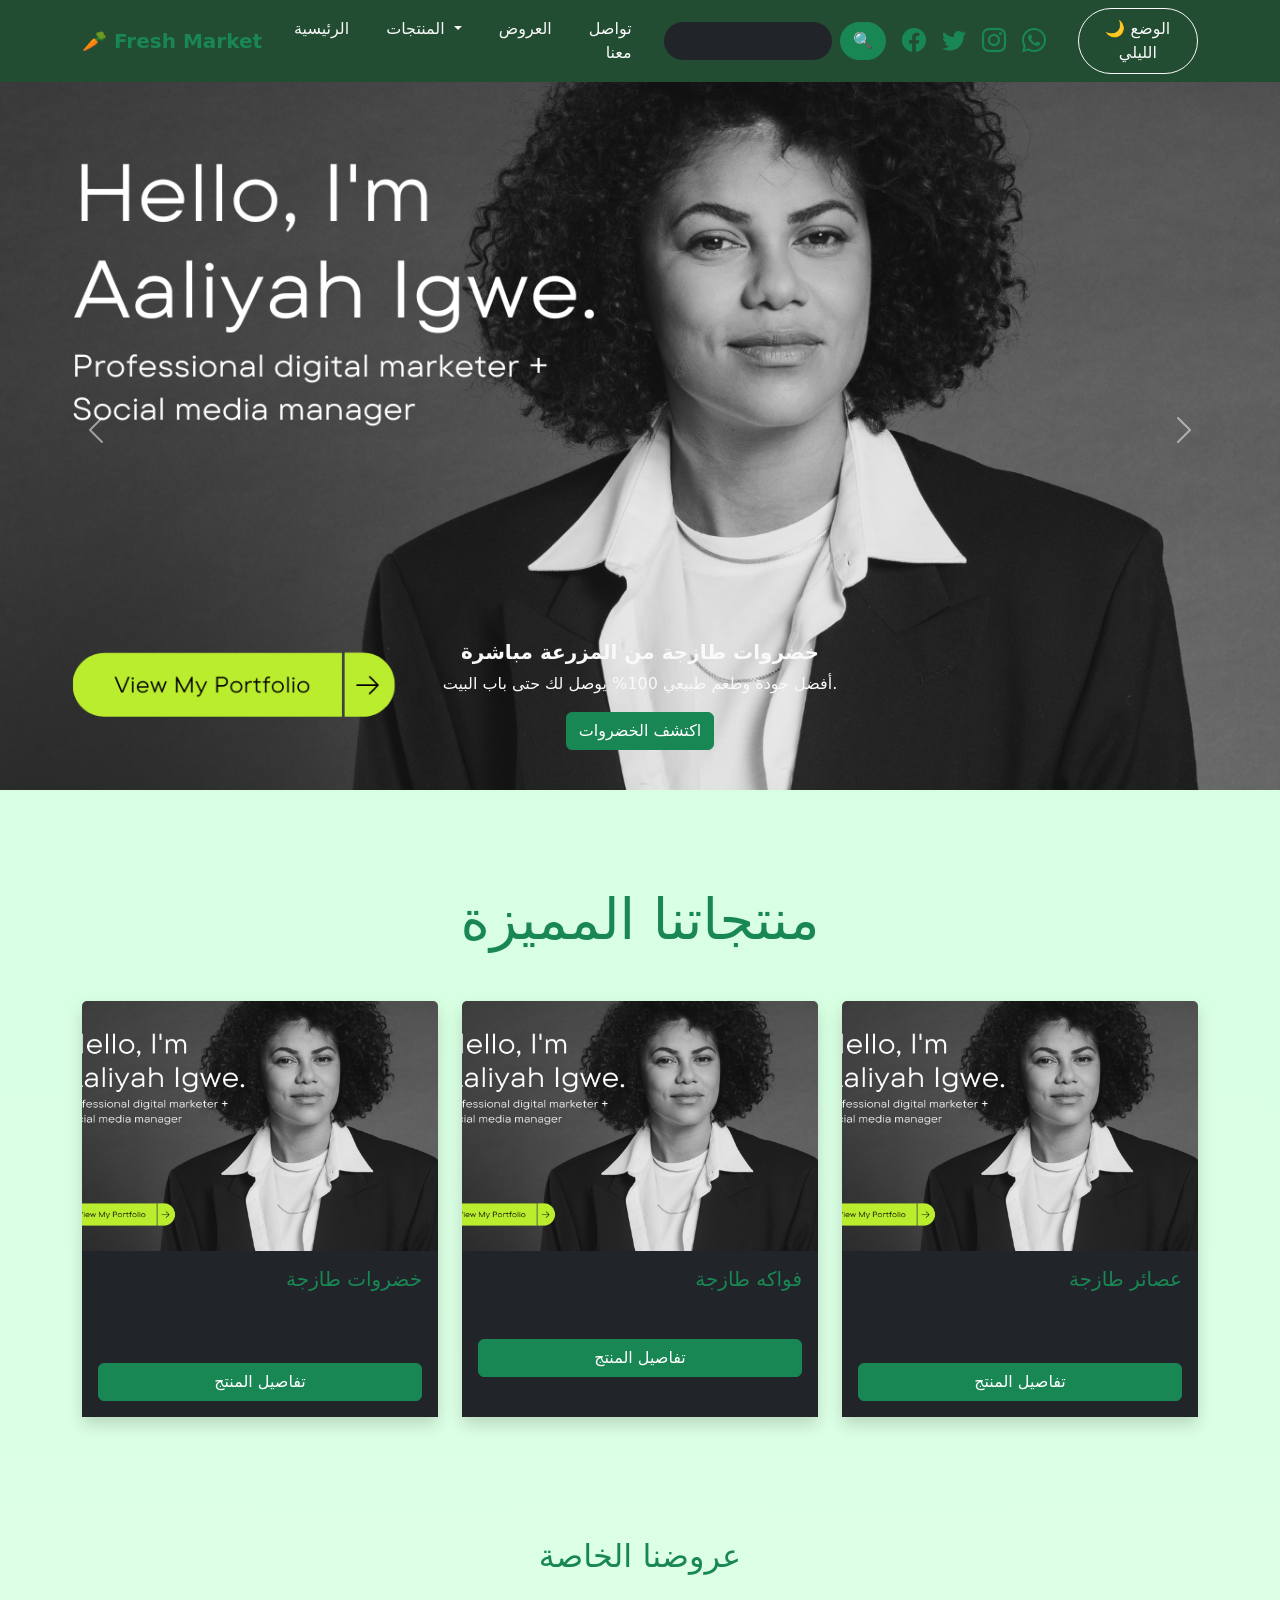
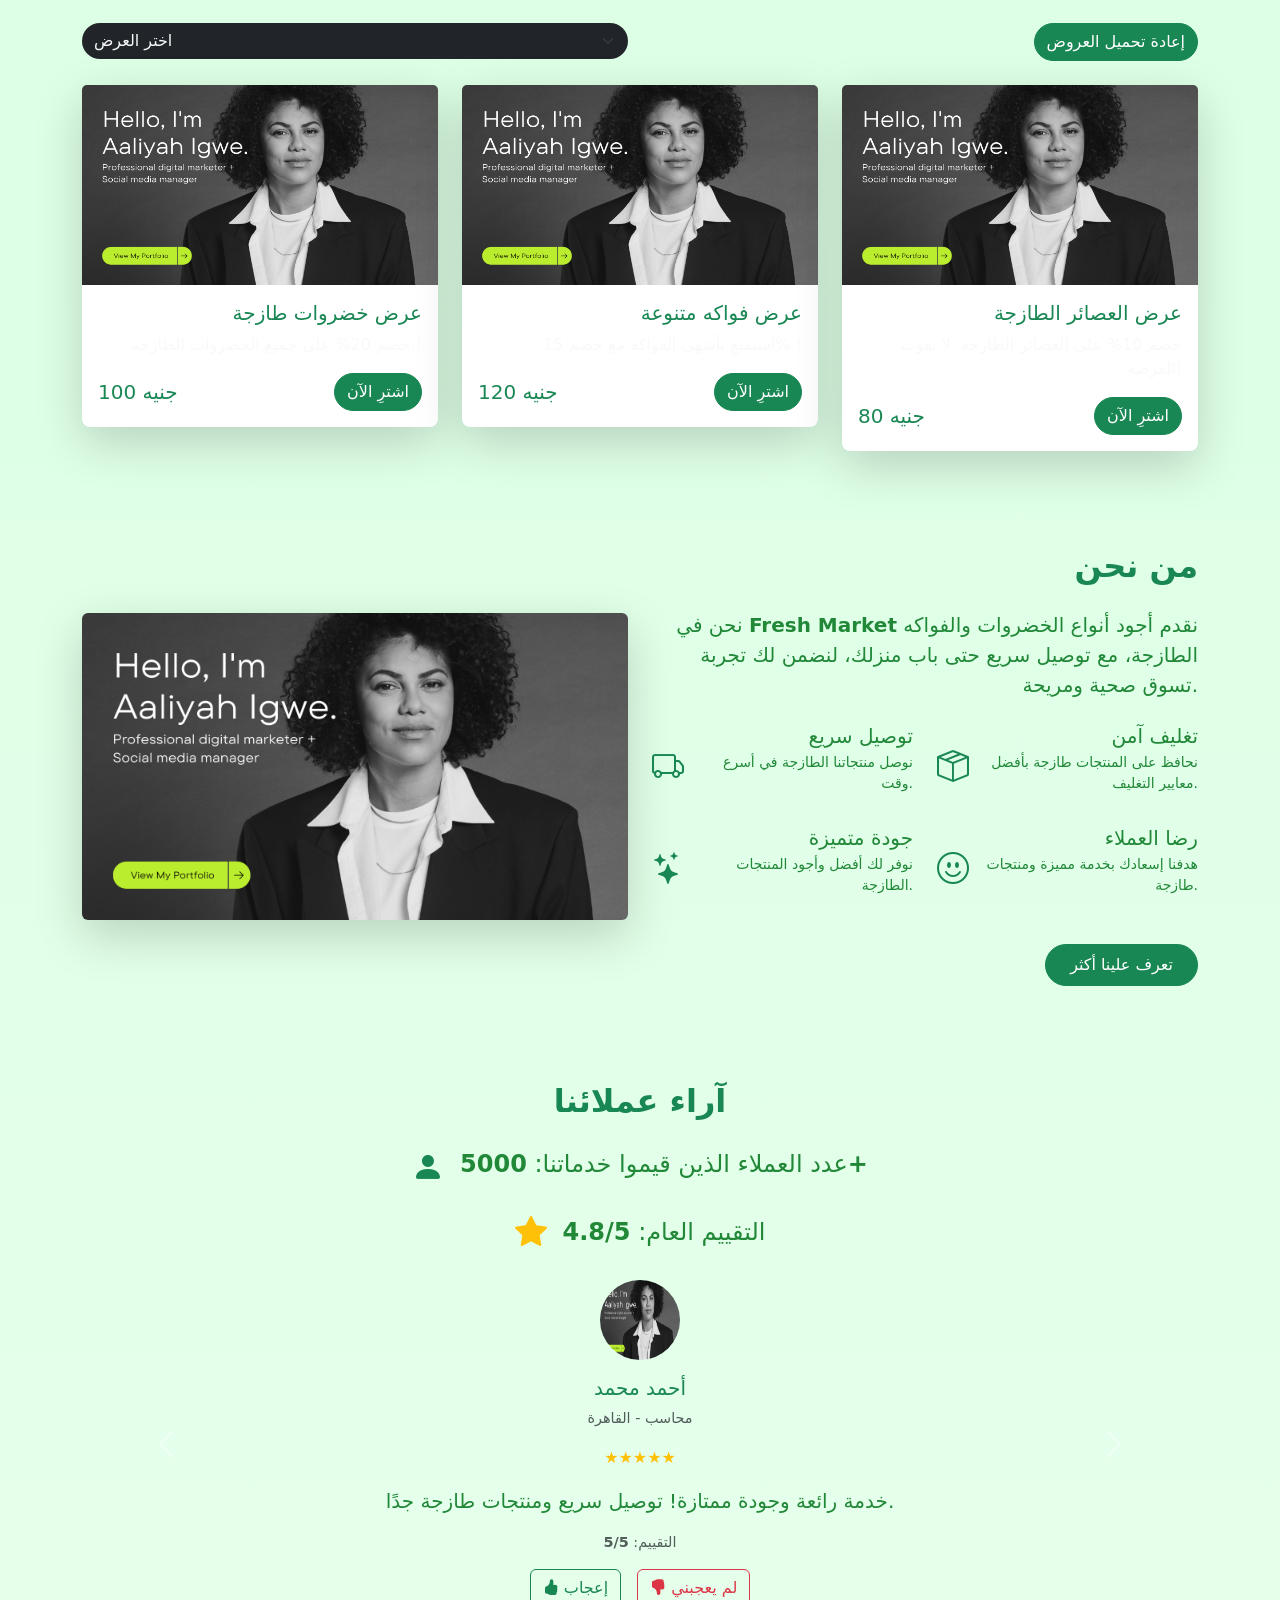
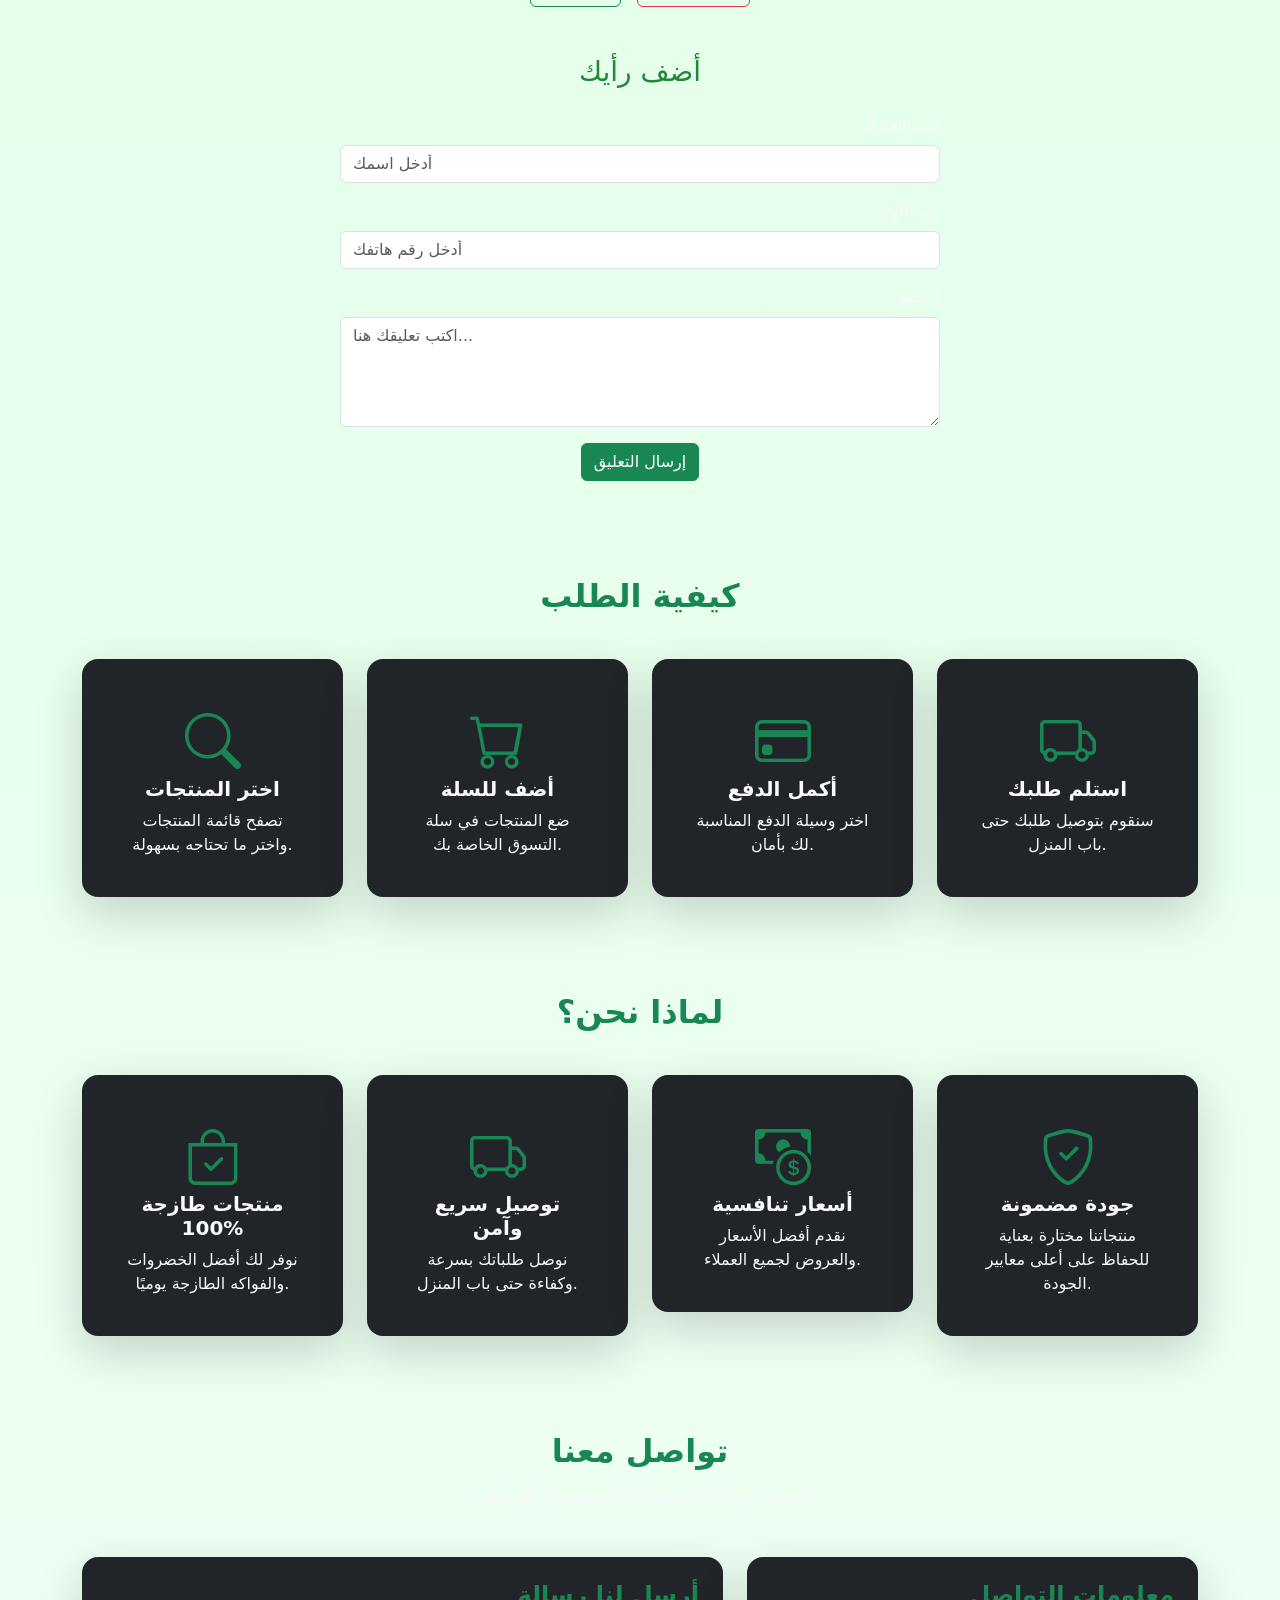
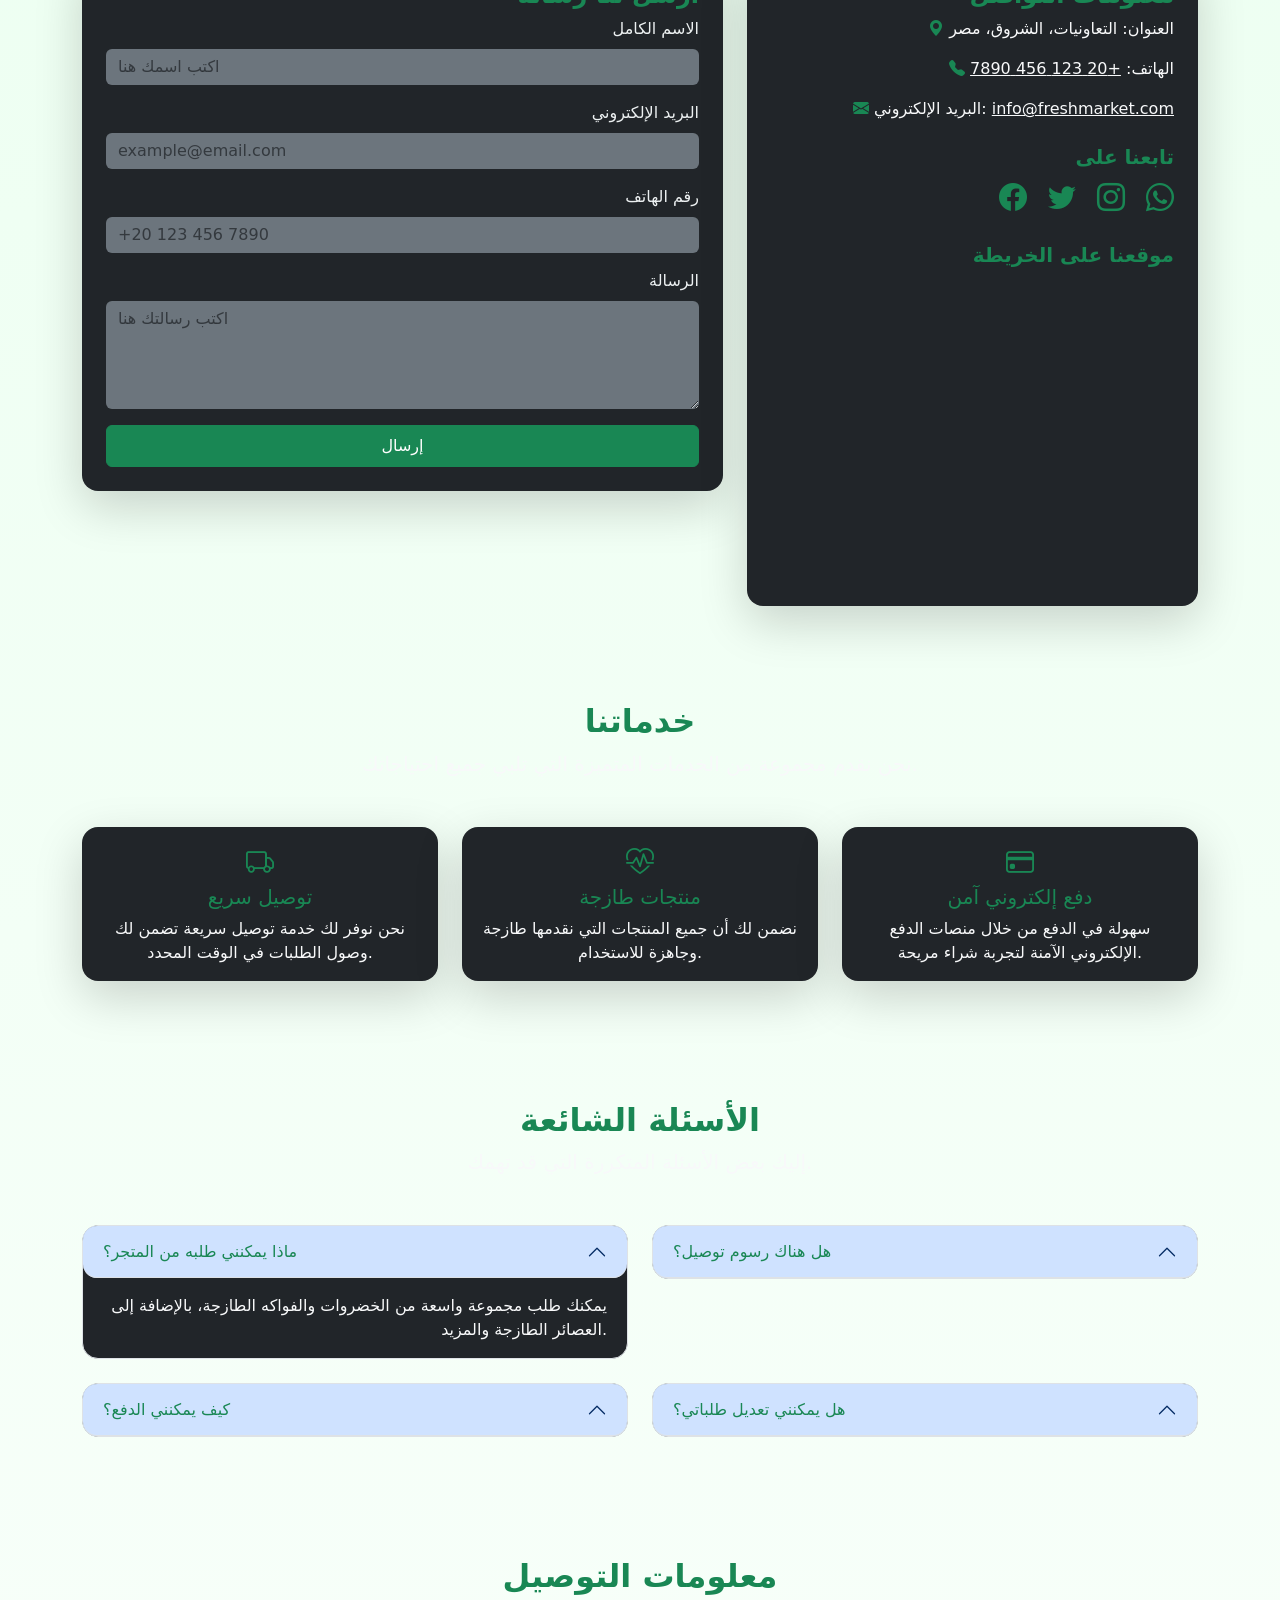
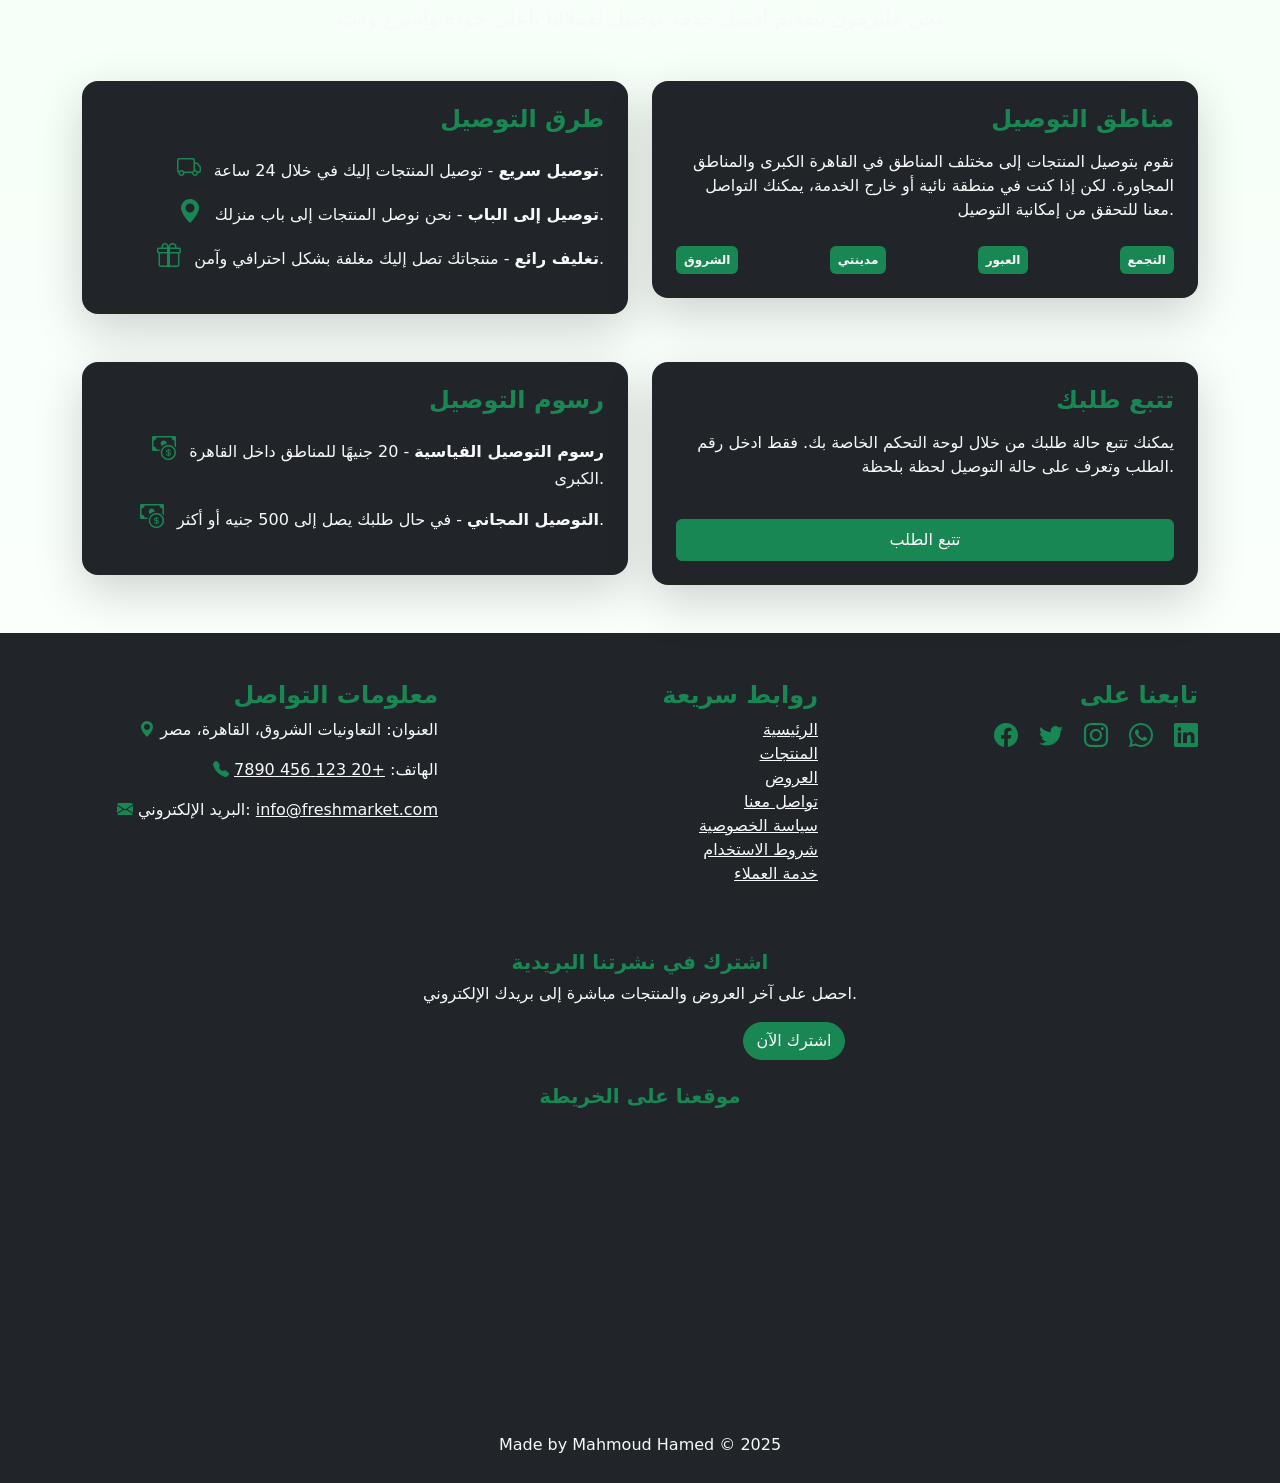
<file: index.html>
<!DOCTYPE html>
<html lang="ar">
<head>
    <meta charset="UTF-8">
    <meta name="viewport" content="width=device-width, initial-scale=1.0">
    <title>اسم موقعك</title>
    <link rel="stylesheet" href="style.css">
    <!-- ربط ملف البوتستراب -->
    <link rel="stylesheet" href="https://cdn.jsdelivr.net/npm/bootstrap@5.3.0/dist/css/bootstrap.min.css">
    <link rel="stylesheet" href="https://cdn.jsdelivr.net/npm/bootstrap-icons/font/bootstrap-icons.css">
    <link rel="stylesheet" href="https://cdn.jsdelivr.net/npm/bootstrap-icons/font/bootstrap-icons.css">
<!-- إضافة تأثيرات عند التمرير على الصور -->
</head>
<body class="bg-light text-end">

<!-- الهيدر الاحترافي مع تحسينات القائمة -->
<header>
    <nav class="navbar navbar-expand-lg navbar-dark fixed-top" style="    background-color: #234d33; z-index: 1050;">
        <div class="container">
            <!-- اللوجو -->
            <a class="navbar-brand fw-bold text-success" href="#">🥕 Fresh Market</a>

            <!-- زر القائمة للموبايل -->
            <button class="navbar-toggler" type="button" id="navToggle">
                <span class="navbar-toggler-icon"></span>
            </button>

            <!-- عناصر القائمة -->
            <div class="collapse navbar-collapse" id="mainNavbar">
                <ul class="navbar-nav ms-auto">
                    <li class="nav-item">
                        <a class="nav-link text-light px-3 py-2" href="#" >الرئيسية</a>
                    </li>

                    <!-- قائمة المنتجات المسندلة -->
                    <li class="nav-item dropdown">
                        <a class="nav-link dropdown-toggle text-light px-3 py-2" href="#" id="dropdownMenu" role="button" >
                            المنتجات
                        </a>
                        <ul class="dropdown-menu bg-dark border-0 shadow-lg rounded-3" id="dropdownList">
                            <li><a class="dropdown-item text-success py-2 px-3" href="assets/file-html/products.html" target="_blank">خضروات</a></li>
                            <li><a class="dropdown-item text-success py-2 px-3" href="assets/file-html/products.html" target="_blank">فواكه</a></li>
                            <li><a class="dropdown-item text-success py-2 px-3" href="assets/file-html/products.html" target="_blank">عصائر طازجة</a></li>
                        </ul>
                    </li>

                    <li class="nav-item">
                        <a class="nav-link text-light px-3 py-2" href="#">العروض</a>
                    </li>
                    <li class="nav-item">
                        <a class="nav-link text-light px-3 py-2" href="#" >تواصل معنا</a>
                    </li>
                </ul>

                <!-- شريط البحث -->
                <form class="d-flex mx-3">
                    <input class="form-control me-2 bg-dark text-light border-0 rounded-pill" type="search" placeholder="ابحث عن منتج..." aria-label="Search">
                    <button class="btn btn-success rounded-pill" type="submit">🔍</button>
                </form>

                <!-- أيقونات التواصل الاجتماعي -->
                <div class="d-flex align-items-center">
                    <a href="#" class="text-success me-3"><i class="bi bi-facebook fs-4"></i></a>
                    <a href="#" class="text-success me-3"><i class="bi bi-twitter fs-4"></i></a>
                    <a href="#" class="text-success me-3"><i class="bi bi-instagram fs-4"></i></a>
                    <a href="#" class="text-success me-3 fs-4"><i class="bi bi-whatsapp"></i></a>   
                </div>

                <!-- زر تغيير الوضع -->
                <button id="toggleTheme" class="btn btn-outline-light ms-3 px-3 py-2 rounded-pill">🌙 الوضع الليلي</button>
            </div>
        </div>
    </nav>
</header>

    <!-- المحتوى الرئيسي -->
    <main class="container-page my-5">
        <!-- Slider section start -->
<section id="carousel-section" class="my-5 new-edit-slider" >
    <!-- تعريف السلايدر باستخدام Bootstrap Carousel -->
    <div id="productCarousel" class="carousel slide" data-bs-ride="carousel">
        <!-- العناصر داخل السلايدر (الصور) -->
        <div class="carousel-inner">
            <!-- أول صورة (التي ستكون الصورة الأولي عند تحميل الصفحة) -->
            <div class="carousel-item active">
                <img src="assets/images/image1.png" class="d-block w-100" alt="خضروات طازجة">
                <!-- تعليق يظهر مع الصورة (يمكنك تعديل النصوص هنا) -->
                <div class="carousel-caption d-none d-md-block">
                    <h5 class="fw-bold text-light">خضروات طازجة من المزرعة مباشرة</h5>
                    <p class="text-light">أفضل جودة وطعم طبيعي 100% يوصل لك حتى باب البيت.</p>
                    <!-- زر للتوجيه إلى صفحة خاصة بالخضروات -->
                    <a href="page_for_vegetables.html" class="btn btn-success">اكتشف الخضروات</a>
                </div>
            </div>

            <!-- ثاني صورة -->
            <div class="carousel-item">
                <img src="assets/images/image3.png" class="d-block w-100" alt="فواكه طازجة">
                <div class="carousel-caption d-none d-md-block">
                    <h5 class="fw-bold text-light">فواكه طازجة كل يوم</h5>
                    <p class="text-light">نحن نقدم لك أجود أنواع الفواكه الموسمية.</p>
                    <!-- زر للتوجيه إلى صفحة الفواكه -->
                    <a href="page_for_fruits.html" class="btn btn-success">اكتشف الفواكه</a>
                </div>
            </div>

            <!-- ثالث صورة -->
            <div class="carousel-item">
                <img src="assets/images/image1.png" class="d-block w-100" alt="عصائر طازجة">
                <div class="carousel-caption d-none d-md-block">
                    <h5 class="fw-bold text-light">عصائر طبيعية 100%</h5>
                    <p class="text-light">استمتع بأطيب العصائر الطازجة مباشرة من الفاكهة.</p>
                    <!-- زر للتوجيه إلى صفحة العصائر -->
                    <a href="page_for_juices.html" class="btn btn-success">اكتشف العصائر</a>
                </div>
            </div>
        </div>

        <!-- أزرار التنقل بين الصور (التالي والسابق) -->
        <button class="carousel-control-prev" type="button" data-bs-target="#productCarousel" data-bs-slide="prev">
            <span class="carousel-control-prev-icon" aria-hidden="true"></span>
            <span class="visually-hidden">السابق</span>
        </button>
        <button class="carousel-control-next" type="button" data-bs-target="#productCarousel" data-bs-slide="next">
            <span class="carousel-control-next-icon" aria-hidden="true"></span>
            <span class="visually-hidden">التالي</span>
        </button>
    </div>
</section>
        <!-- Slider section end -->

<!-- بداية قسم المنتجات -->
<section id="products-section" class="py-5 bg-dark text-light" style="background-color: transparent !important;">
    <div class="container">
        <h2 class="text-center mb-5 display-4 font-weight-bold text-success">منتجاتنا المميزة</h2>
        
        <!-- صف المنتجات -->
        <div class="row g-4">
            <!-- المنتج الأول -->
            <div class="col-lg-4 col-md-6 col-sm-12 mb-4">
                <div class="card shadow border-0 h-100 d-flex flex-column">
                    <img src="assets/images/image1.png" class="card-img-top" alt="خضروات طازجة" style="object-fit: cover; height: 250px;">
                    <div class="card-body bg-dark text-light flex-grow-1">
                        <h5 class="card-title text-success">خضروات طازجة</h5>
                        <p class="card-text text-muted">أفضل الخضروات الطازجة التي تأتي مباشرة من إلى منزلك.</p>
                        <a href="product_details_vegetables.html" class="btn btn-success w-100">تفاصيل المنتج</a>
                    </div>
                </div>
            </div>
            
            <!-- المنتج الثاني -->
            <div class="col-lg-4 col-md-6 col-sm-12 mb-4">
                <div class="card shadow border-0 h-100 d-flex flex-column">
                    <img src="assets/images/image1.png" class="card-img-top" alt="فواكه طازجة" style="object-fit: cover; height: 250px;">
                    <div class="card-body bg-dark text-light flex-grow-1">
                        <h5 class="card-title text-success">فواكه طازجة</h5>
                        <p class="card-text text-muted">تمتع بأجود الفواكه الطازجة من المزارع المحلية.</p>
                        <a href="product_details_fruits.html" class="btn btn-success w-100">تفاصيل المنتج</a>
                    </div>
                </div>
            </div>
            
            <!-- المنتج الثالث -->
            <div class="col-lg-4 col-md-6 col-sm-12 mb-4">
                <div class="card shadow border-0 h-100 d-flex flex-column">
                    <img src="assets/images/image1.png" class="card-img-top" alt="عصائر طازجة" style="object-fit: cover; height: 250px;">
                    <div class="card-body bg-dark text-light flex-grow-1">
                        <h5 class="card-title text-success">عصائر طازجة</h5>
                        <p class="card-text text-muted">أشهى العصائر الطازجة التي تناسب جميع الأذواق.</p>
                        <a href="product_details_juices.html" class="btn btn-success w-100">تفاصيل المنتج</a>
                    </div>
                </div>
            </div>
        </div>
    </div>
</section>
<!-- نهاية قسم المنتجات -->

<!-- قسم العروض -->
<section id="offers" class="py-5 bg-dark text-light" style="background-color: transparent !important;">
    <div class="container">
        <!-- عنوان القسم -->
        <h2 class="text-center text-success mb-5">عروضنا الخاصة</h2>

        <!-- تصنيف العروض باستخدام فلاتر -->
        <div class="row mb-4">
            <div class="col-md-6">
                <!-- فلاتر العروض -->
                <select class="form-select bg-dark text-light border-0 rounded-pill" aria-label="Filter Offers">
                    <option selected>اختر العرض</option>
                    <option value="1">عروض الخضروات</option>
                    <option value="2">عروض الفواكه</option>
                    <option value="3">عروض العصائر الطازجة</option>
                </select>
            </div>

            <div class="col-md-6 text-end">
                <!-- زر لتصفية العروض أو إعادة تحميل العروض -->
                <button class="btn btn-success rounded-pill">إعادة تحميل العروض</button>
            </div>
        </div>

        <!-- عروض المنتجات -->
        <div class="row g-4">
            <!-- كارد عرض 1 -->
            <div class="col-lg-4 col-md-6">
                <div class="card border-0 shadow-lg rounded-3">
                    <img src="assets/images/image1.png" class="card-img-top" alt="عرض الخضروات" />
                    <div class="card-body">
                        <!-- اسم العرض -->
                        <h5 class="card-title text-success">عرض خضروات طازجة</h5>
                        <!-- تفاصيل العرض -->
                        <p class="card-text text-light">خصم 20% على جميع الخضروات الطازجة.!</p>
                        <div class="d-flex justify-content-between align-items-center">
                            <!-- السعر القديم والسعر بعد الخصم -->
                            <span class="text-success fs-5">100 جنيه</span>
                            <!-- زر "اشترِ الآن" -->
                            <a href="#" class="btn btn-success rounded-pill">اشترِ الآن</a>
                        </div>
                    </div>
                </div>
            </div>

            <!-- كارد عرض 2 -->
            <div class="col-lg-4 col-md-6">
                <div class="card border-0 shadow-lg rounded-3">
                    <img src="assets/images/image1.png" class="card-img-top" alt="عرض الفواكه" />
                    <div class="card-body">
                        <h5 class="card-title text-success">عرض فواكه متنوعة</h5>
                        <p class="card-text text-light">استمتع بأشهى الفواكه مع خصم 15%   !</p>
                        <div class="d-flex justify-content-between align-items-center">
                            <span class="text-success fs-5">120 جنيه</span>
                            <a href="#" class="btn btn-success rounded-pill">اشترِ الآن</a>
                        </div>
                    </div>
                </div>
            </div>

            <!-- كارد عرض 3 -->
            <div class="col-lg-4 col-md-6">
                <div class="card border-0 shadow-lg rounded-3">
                    <img src="assets/images/image1.png" class="card-img-top" alt="عرض العصائر الطازجة" />
                    <div class="card-body">
                        <h5 class="card-title text-success">عرض العصائر الطازجة</h5>
                        <p class="card-text text-light">خصم 10% على العصائر الطازجة. لا تفوت الفرصة!</p>
                        <div class="d-flex justify-content-between align-items-center">
                            <span class="text-success fs-5">80 جنيه</span>
                            <a href="#" class="btn btn-success rounded-pill">اشترِ الآن</a>
                        </div>
                    </div>
                </div>
            </div>
        </div>
    </div>
</section>


<!-- قسم "من نحن" الاحترافي -->
<section class="about-us py-5 text-light" style="background-color: #1e3a2b;">
    <div class="container">
        <div class="row align-items-center">
            <!-- الصورة على اليسار -->
            <div class="col-lg-6 mb-4 mb-lg-0">
                <img src="assets/images/image1.png" alt="من نحن" class="img-fluid rounded shadow-lg">
            </div>
            
            <!-- النص على اليمين -->
            <div class="col-lg-6">
                <h2 class="fw-bold text-success mb-4">من نحن</h2>
                <p class="lead">نحن في <span class="fw-bold">Fresh Market</span> نقدم أجود أنواع الخضروات والفواكه الطازجة، مع توصيل سريع حتى باب منزلك، لنضمن لك تجربة تسوق صحية ومريحة.</p>
                
                <div class="row mt-4">
                    <div class="col-md-6 mb-3">
                        <div class="d-flex align-items-center">
                            <i class="bi bi-truck fs-2 text-success me-3"></i>
                            <div>
                                <h5 class="mb-1">توصيل سريع</h5>
                                <p class="small">نوصل منتجاتنا الطازجة في أسرع وقت.</p>
                            </div>
                        </div>
                    </div>
                    <div class="col-md-6 mb-3">
                        <div class="d-flex align-items-center">
                            <i class="bi bi-box-seam fs-2 text-success me-3"></i>
                            <div>
                                <h5 class="mb-1">تغليف آمن</h5>
                                <p class="small">نحافظ على المنتجات طازجة بأفضل معايير التغليف.</p>
                            </div>
                        </div>
                    </div>
                    <div class="col-md-6 mb-3">
                        <div class="d-flex align-items-center">
                            <i class="bi bi-stars fs-2 text-success me-3"></i>
                            <div>
                                <h5 class="mb-1">جودة متميزة</h5>
                                <p class="small">نوفر لك أفضل وأجود المنتجات الطازجة.</p>
                            </div>
                        </div>
                    </div>
                    <div class="col-md-6 mb-3">
                        <div class="d-flex align-items-center">
                            <i class="bi bi-emoji-smile fs-2 text-success me-3"></i>
                            <div>
                                <h5 class="mb-1">رضا العملاء</h5>
                                <p class="small">هدفنا إسعادك بخدمة مميزة ومنتجات طازجة.</p>
                            </div>
                        </div>
                    </div>
                </div>
                
                <!-- زر استكشاف المزيد -->
                <a href="#" class="btn btn-success rounded-pill px-4 py-2 mt-3">تعرف علينا أكثر</a>
            </div>
        </div>
    </div>
</section>

<!-- قسم "آراء العملاء" الاحترافي مع إمكانية الإعجاب والتعليق -->
<section class="customer-reviews py-5 text-light" style="background-color: #162821;">
    <div class="container">
        <h2 class="text-center text-success fw-bold mb-4" >آراء عملائنا</h2>
        
<!-- إحصائيات العملاء -->
<div class="text-center mb-4">
    <div class="d-flex justify-content-center align-items-center mb-3">
        <i class="bi bi-person-fill text-success fs-2 me-3"></i>
        <p class="mb-2 fs-4">عدد العملاء الذين قيموا خدماتنا: <strong>5000+</strong></p>
    </div>
    
    <div class="d-flex justify-content-center align-items-center">
        <i class="bi bi-star-fill text-warning fs-2 me-3"></i>
        <p class="mb-0 fs-4">التقييم العام: <strong>4.8/5</strong></p>
    </div>
</div>

        <!-- كاروُسل Bootstrap للتقييمات مع تحسينات -->
        <div id="reviewsCarousel" class="carousel slide" data-bs-ride="carousel" data-bs-interval="3000">
            <div class="carousel-inner">
                
                <!-- التقييم الأول -->
                <div class="carousel-item active">
                    <div class="text-center">
                        <img src="assets/images/image1.png" alt="عميل 1" class="rounded-circle mb-3 customer-image" width="80" height="80">
                        <h5 class="text-success">أحمد محمد</h5>
                        <p class="text-muted">محاسب - القاهرة</p>
                        <p class="text-warning">★★★★★</p>
                        <p class="lead">خدمة رائعة وجودة ممتازة! توصيل سريع ومنتجات طازجة جدًا.</p>
                        <p class="text-muted">التقييم: <strong>5/5</strong></p>
                        
                        <!-- زر الإعجاب / عدم الإعجاب -->
                        <div class="d-flex justify-content-center">
                            <button class="btn btn-outline-success me-3">
                                <i class="bi bi-hand-thumbs-up-fill"></i> إعجاب
                            </button>
                            <button class="btn btn-outline-danger">
                                <i class="bi bi-hand-thumbs-down-fill"></i> لم يعجبني
                            </button>
                        </div>
                    </div>
                </div>
                
                <!-- التقييم الثاني -->
                <div class="carousel-item">
                    <div class="text-center">
                        <img src="assets/images/image1.png" alt="عميل 2" class="rounded-circle mb-3 customer-image" width="80" height="80">
                        <h5 class="text-success">منى حسن</h5>
                        <p class="text-muted">مدرسة - الإسكندرية</p>
                        <p class="text-warning">★★★★★</p>
                        <p class="lead">أفضل تجربة شراء! تغليف ممتاز والفواكه كانت طازجة جدًا.</p>
                        <p class="text-muted">التقييم: <strong>5/5</strong></p>
                        
                        <!-- زر الإعجاب / عدم الإعجاب -->
                        <div class="d-flex justify-content-center">
                            <button class="btn btn-outline-success me-3">
                                <i class="bi bi-hand-thumbs-up-fill"></i> إعجاب
                            </button>
                            <button class="btn btn-outline-danger">
                                <i class="bi bi-hand-thumbs-down-fill"></i> لم يعجبني
                            </button>
                        </div>
                    </div>
                </div>
                
                <!-- التقييم الثالث -->
                <div class="carousel-item">
                    <div class="text-center">
                        <img src="assets/images/image1.png" alt="عميل 3" class="rounded-circle mb-3 customer-image" width="80" height="80">
                        <h5 class="text-success">كريم علي</h5>
                        <p class="text-muted">مهندس - الجيزة</p>
                        <p class="text-warning">★★★★☆</p>
                        <p class="lead">خدمة رائعة ولكن أتمنى إضافة المزيد من المنتجات.</p>
                        <p class="text-muted">التقييم: <strong>4.5/5</strong></p>
                        
                        <!-- زر الإعجاب / عدم الإعجاب -->
                        <div class="d-flex justify-content-center">
                            <button class="btn btn-outline-success me-3">
                                <i class="bi bi-hand-thumbs-up-fill"></i> إعجاب
                            </button>
                            <button class="btn btn-outline-danger">
                                <i class="bi bi-hand-thumbs-down-fill"></i> لم يعجبني
                            </button>
                        </div>
                    </div>
                </div>
            </div>
            
            <!-- أزرار التنقل في السلايدر -->
            <button class="carousel-control-prev" type="button" data-bs-target="#reviewsCarousel" data-bs-slide="prev">
                <span class="carousel-control-prev-icon" aria-hidden="true"></span>
            </button>
            <button class="carousel-control-next" type="button" data-bs-target="#reviewsCarousel" data-bs-slide="next">
                <span class="carousel-control-next-icon" aria-hidden="true"></span>
            </button>
        </div>
        
        <!-- نموذج إضافة تعليق مع الاسم ورقم الهاتف -->
        <div class="mt-5">
            <h3 class="text-center text-light mb-4">أضف رأيك</h3>
            <form>
                <div class="mb-3">
                    <label for="customerName" class="form-label text-light">اسم العميل</label>
                    <input type="text" class="form-control" id="customerName" placeholder="أدخل اسمك">
                </div>
                <div class="mb-3">
                    <label for="customerPhone" class="form-label text-light">رقم الهاتف</label>
                    <input type="tel" class="form-control" id="customerPhone" placeholder="أدخل رقم هاتفك">
                </div>
                <div class="mb-3">
                    <label for="customerComment" class="form-label text-light">التعليق</label>
                    <textarea class="form-control" id="customerComment" rows="4" placeholder="اكتب تعليقك هنا..."></textarea>
                </div>
                <div class="text-center">
                    <button type="submit" class="btn btn-success">إرسال التعليق</button>
                </div>
            </form>
        </div>
    </div>
</section>



<!-- قسم "كيفية الطلب" الاحترافي -->
<section class="how-to-order py-5 text-light" style="background-color: #1a3324;">
    <div class="container">
        <h2 class="text-center text-success fw-bold mb-4">كيفية الطلب</h2>
        <div class="row text-center">
            
            <!-- الخطوة 1 -->
            <div class="col-md-3">
                <div class="card bg-dark text-light border-0 p-4 rounded-4 shadow-lg">
                    <div class="card-body">
                        <i class="bi bi-search text-success display-4 mb-3"></i>
                        <h5 class="card-title fw-bold">اختر المنتجات</h5>
                        <p class="card-text">تصفح قائمة المنتجات واختر ما تحتاجه بسهولة.</p>
                    </div>
                </div>
            </div>

            <!-- الخطوة 2 -->
            <div class="col-md-3">
                <div class="card bg-dark text-light border-0 p-4 rounded-4 shadow-lg">
                    <div class="card-body">
                        <i class="bi bi-cart text-success display-4 mb-3"></i>
                        <h5 class="card-title fw-bold">أضف للسلة</h5>
                        <p class="card-text">ضع المنتجات في سلة التسوق الخاصة بك.</p>
                    </div>
                </div>
            </div>

            <!-- الخطوة 3 -->
            <div class="col-md-3">
                <div class="card bg-dark text-light border-0 p-4 rounded-4 shadow-lg">
                    <div class="card-body">
                        <i class="bi bi-credit-card text-success display-4 mb-3"></i>
                        <h5 class="card-title fw-bold">أكمل الدفع</h5>
                        <p class="card-text">اختر وسيلة الدفع المناسبة لك بأمان.</p>
                    </div>
                </div>
            </div>

            <!-- الخطوة 4 -->
            <div class="col-md-3">
                <div class="card bg-dark text-light border-0 p-4 rounded-4 shadow-lg">
                    <div class="card-body">
                        <i class="bi bi-truck text-success display-4 mb-3"></i>
                        <h5 class="card-title fw-bold">استلم طلبك</h5>
                        <p class="card-text">سنقوم بتوصيل طلبك حتى باب المنزل.</p>
                    </div>
                </div>
            </div>

        </div>
    </div>
</section>


<!-- قسم "لماذا نحن؟" الاحترافي -->
<section class="why-us py-5 text-light" style="background-color: #14251e;">
    <div class="container text-center">
        <h2 class="text-success fw-bold mb-4">لماذا نحن؟</h2>
        <div class="row">
            
            <!-- الميزة 1 -->
            <div class="col-md-3">
                <div class="card bg-dark text-light border-0 p-4 rounded-4 shadow-lg">
                    <div class="card-body">
                        <i class="bi bi-bag-check text-success display-4 mb-3"></i>
                        <h5 class="card-title fw-bold">منتجات طازجة 100%</h5>
                        <p class="card-text">نوفر لك أفضل الخضروات والفواكه الطازجة يوميًا.</p>
                    </div>
                </div>
            </div>

            <!-- الميزة 2 -->
            <div class="col-md-3">
                <div class="card bg-dark text-light border-0 p-4 rounded-4 shadow-lg">
                    <div class="card-body">
                        <i class="bi bi-truck text-success display-4 mb-3"></i>
                        <h5 class="card-title fw-bold">توصيل سريع وآمن</h5>
                        <p class="card-text">نوصل طلباتك بسرعة وكفاءة حتى باب المنزل.</p>
                    </div>
                </div>
            </div>

            <!-- الميزة 3 -->
            <div class="col-md-3">
                <div class="card bg-dark text-light border-0 p-4 rounded-4 shadow-lg">
                    <div class="card-body">
                        <i class="bi bi-cash-coin text-success display-4 mb-3"></i>
                        <h5 class="card-title fw-bold">أسعار تنافسية</h5>
                        <p class="card-text">نقدم أفضل الأسعار والعروض لجميع العملاء.</p>
                    </div>
                </div>
            </div>

            <!-- الميزة 4 -->
            <div class="col-md-3">
                <div class="card bg-dark text-light border-0 p-4 rounded-4 shadow-lg">
                    <div class="card-body">
                        <i class="bi bi-shield-check text-success display-4 mb-3"></i>
                        <h5 class="card-title fw-bold">جودة مضمونة</h5>
                        <p class="card-text">منتجاتنا مختارة بعناية للحفاظ على أعلى معايير الجودة.</p>
                    </div>
                </div>
            </div>

        </div>
    </div>
</section>



<!-- قسم "تواصل معنا" الاحترافي -->
<section class="contact-us py-5 text-light" style="background-color: #0f1e13;">
    <div class="container">
        <div class="text-center mb-5">
            <h2 class="text-success fw-bold">تواصل معنا</h2>
            <p class="lead">نسعد بتواصلك معنا لأي استفسار أو طلب</p>
        </div>
        
        <div class="row">
                   <!-- نموذج التواصل -->
                   <div class="col-md-7">
                    <div class="p-4 bg-dark rounded-4 shadow-lg">
                        <h4 class="fw-bold text-success">أرسل لنا رسالة</h4>
                        <form>
                            <div class="mb-3">
                                <label class="form-label">الاسم الكامل</label>
                                <input type="text" class="form-control bg-secondary text-light border-0" placeholder="اكتب اسمك هنا" required>
                            </div>
                            <div class="mb-3">
                                <label class="form-label">البريد الإلكتروني</label>
                                <input type="email" class="form-control bg-secondary text-light border-0" placeholder="example@email.com" required>
                            </div>
                            <div class="mb-3">
                                <label class="form-label">رقم الهاتف</label>
                                <input type="tel" class="form-control bg-secondary text-light border-0" placeholder="+20 123 456 7890" required>
                            </div>
                            <div class="mb-3">
                                <label class="form-label">الرسالة</label>
                                <textarea class="form-control bg-secondary text-light border-0" rows="4" placeholder="اكتب رسالتك هنا" required></textarea>
                            </div>
                            <button type="submit" class="btn btn-success w-100 py-2">إرسال</button>
                        </form>
                    </div>
                </div>
            <!-- معلومات التواصل -->
            <div class="col-md-5">
                <div class="p-4 bg-dark rounded-4 shadow-lg">
                    <h4 class="fw-bold text-success">معلومات التواصل</h4>
                    <p><i class="bi bi-geo-alt-fill text-success"></i> العنوان: التعاونيات، الشروق، مصر</p>
                    <p><i class="bi bi-telephone-fill text-success"></i> الهاتف: <a href="tel:+201234567890" class="text-light">+20 123 456 7890</a></p>
                    <p><i class="bi bi-envelope-fill text-success"></i> البريد الإلكتروني: <a href="mailto:info@freshmarket.com" class="text-light">info@freshmarket.com</a></p>
                    
                    <h5 class="fw-bold text-success mt-4">تابعنا على</h5>
                    <div>
                        <a href="#" class="text-success me-3 fs-3"><i class="bi bi-facebook"></i></a>
                        <a href="#" class="text-success me-3 fs-3"><i class="bi bi-twitter"></i></a>
                        <a href="#" class="text-success me-3 fs-3"><i class="bi bi-instagram"></i></a>
                        <a href="#" class="text-success fs-3"><i class="bi bi-whatsapp"></i></a>
                    </div>
                    
                    <!-- إضافة خرائط جوجل داخل معلومات التواصل -->
                    <h5 class="fw-bold text-success mt-4">موقعنا على الخريطة</h5>
     
                    <div class="embed-responsive embed-responsive-16by9">
                        <iframe src="https://www.google.com/maps/embed?pb=!1m18!1m12!1m3!1d3455.5073609886123!2d31.331973667004006!3d30.04408130564344!2m3!1f0!2f0!3f0!3m2!1i1024!2i768!4f13.1!3m3!1m2!1s0x14e5b1c45a4c38ab%3A0xa487dd7746c695f6!2sShorouk%20City%2C%20Cairo%2C%20Egypt!5e0!3m2!1sen!2sus!4v1677088289020!5m2!1sen!2sus" width="100%" height="300" style="border:0;" allowfullscreen="" loading="lazy"></iframe>
                    </div>
                </div>
            </div>
        </div>
    </div>
</section>


<!-- قسم "خدماتنا" الاحترافي -->
<section class="services py-5 text-light" style="background-color: #162821;">
    <div class="container">
        <!-- العنوان -->
        <div class="text-center mb-5">
            <h2 class="text-success fw-bold">خدماتنا</h2>
            <p class="lead">نحن نقدم مجموعة من الخدمات المتميزة التي تلبي جميع احتياجاتك.</p>
        </div>

        <!-- خدماتنا بشكل كاردات -->
        <div class="row">
            <!-- خدمة التوصيل السريع -->
            <div class="col-md-4 mb-4">
                <div class="card bg-dark text-light rounded-4 shadow-lg border-0">
                    <div class="card-body text-center">
                        <i class="bi bi-truck fs-3 text-success mb-3"></i>
                        <h5 class="card-title text-success">توصيل سريع</h5>
                        <p class="card-text">نحن نوفر لك خدمة توصيل سريعة تضمن لك وصول الطلبات في الوقت المحدد.</p>
                    </div>
                </div>
            </div>

            <!-- خدمة المنتجات الطازجة -->
            <div class="col-md-4 mb-4">
                <div class="card bg-dark text-light rounded-4 shadow-lg border-0">
                    <div class="card-body text-center">
                        <i class="bi bi-heart-pulse fs-3 text-success mb-3"></i>
                        <h5 class="card-title text-success">منتجات طازجة</h5>
                        <p class="card-text">نضمن لك أن جميع المنتجات التي نقدمها طازجة وجاهزة للاستخدام.</p>
                    </div>
                </div>
            </div>

            <!-- خدمة الدفع الإلكتروني -->
            <div class="col-md-4 mb-4">
                <div class="card bg-dark text-light rounded-4 shadow-lg border-0">
                    <div class="card-body text-center">
                        <i class="bi bi-credit-card fs-3 text-success mb-3"></i>
                        <h5 class="card-title text-success">دفع إلكتروني آمن</h5>
                        <p class="card-text">سهولة في الدفع من خلال منصات الدفع الإلكتروني الآمنة لتجربة شراء مريحة.</p>
                    </div>
                </div>
            </div>
        </div>

       
    </div>
</section>


<!-- قسم "الأسئلة الشائعة" الاحترافي -->
<section class="faq py-5 text-light" style="background-color: #1a2a1f;">
    <div class="container">
        <!-- العنوان -->
        <div class="text-center mb-5">
            <h2 class="text-success fw-bold">الأسئلة الشائعة</h2>
            <p class="lead">إليك بعض الأسئلة المتكررة التي قد تهمك.</p>
        </div>

        <!-- الأسئلة و الإجابات -->
        <div class="row">
            <!-- السؤال الأول -->
            <div class="col-md-6 mb-4">
                <div class="accordion" id="faqAccordion">
                    <div class="accordion-item bg-dark text-light rounded-4">
                        <h2 class="accordion-header" id="headingOne">
                            <button class="accordion-button text-success" type="button" data-bs-toggle="collapse" data-bs-target="#collapseOne" aria-expanded="true" aria-controls="collapseOne">
                                ماذا يمكنني طلبه من المتجر؟
                            </button>
                        </h2>
                        <div id="collapseOne" class="accordion-collapse collapse show" aria-labelledby="headingOne" data-bs-parent="#faqAccordion">
                            <div class="accordion-body">
                                يمكنك طلب مجموعة واسعة من الخضروات والفواكه الطازجة، بالإضافة إلى العصائر الطازجة والمزيد.
                            </div>
                        </div>
                    </div>
                </div>
            </div>

            <!-- السؤال الثاني -->
            <div class="col-md-6 mb-4">
                <div class="accordion" id="faqAccordion">
                    <div class="accordion-item bg-dark text-light rounded-4">
                        <h2 class="accordion-header" id="headingTwo">
                            <button class="accordion-button text-success" type="button" data-bs-toggle="collapse" data-bs-target="#collapseTwo" aria-expanded="false" aria-controls="collapseTwo">
                                هل هناك رسوم توصيل؟
                            </button>
                        </h2>
                        <div id="collapseTwo" class="accordion-collapse collapse" aria-labelledby="headingTwo" data-bs-parent="#faqAccordion">
                            <div class="accordion-body">
                                نعم، هناك رسوم توصيل بسيطة تعتمد على الموقع، ولكن نحن نقدم توصيل مجاني على الطلبات التي تتجاوز قيمة معينة.
                            </div>
                        </div>
                    </div>
                </div>
            </div>

            <!-- السؤال الثالث -->
            <div class="col-md-6 mb-4">
                <div class="accordion" id="faqAccordion">
                    <div class="accordion-item bg-dark text-light rounded-4">
                        <h2 class="accordion-header" id="headingThree">
                            <button class="accordion-button text-success" type="button" data-bs-toggle="collapse" data-bs-target="#collapseThree" aria-expanded="false" aria-controls="collapseThree">
                                كيف يمكنني الدفع؟
                            </button>
                        </h2>
                        <div id="collapseThree" class="accordion-collapse collapse" aria-labelledby="headingThree" data-bs-parent="#faqAccordion">
                            <div class="accordion-body">
                                يمكنك الدفع باستخدام عدة طرق مثل الدفع عند الاستلام، الدفع الإلكتروني، أو عبر محفظتك الإلكترونية.
                            </div>
                        </div>
                    </div>
                </div>
            </div>

            <!-- السؤال الرابع -->
            <div class="col-md-6 mb-4">
                <div class="accordion" id="faqAccordion">
                    <div class="accordion-item bg-dark text-light rounded-4">
                        <h2 class="accordion-header" id="headingFour">
                            <button class="accordion-button text-success" type="button" data-bs-toggle="collapse" data-bs-target="#collapseFour" aria-expanded="false" aria-controls="collapseFour">
                                هل يمكنني تعديل طلباتي؟
                            </button>
                        </h2>
                        <div id="collapseFour" class="accordion-collapse collapse" aria-labelledby="headingFour" data-bs-parent="#faqAccordion">
                            <div class="accordion-body">
                                نعم، يمكنك تعديل أو إلغاء طلبك خلال فترة قصيرة بعد إتمام عملية الدفع.
                            </div>
                        </div>
                    </div>
                </div>
            </div>
        </div>
    </div>
</section>


<!-- قسم "التوصيل" الاحترافي -->
<section class="delivery-info py-5 text-light" style="background-color: #1f2a1e;">
    <div class="container">
        <div class="text-center mb-5">
            <h2 class="text-success fw-bold">معلومات التوصيل</h2>
            <p class="lead">نحن ملتزمون بتقديم أفضل خدمة توصيل لعملائنا بأعلى جودة وأسرع وقت</p>
        </div>
        
        <div class="row">
            <!-- معلومات التوصيل -->
            <div class="col-md-6 mb-4 mb-md-0">
                <div class="p-4 bg-dark rounded-4 shadow-lg">
                    <h4 class="fw-bold text-success mb-3">طرق التوصيل</h4>
                    <ul class="list-unstyled">
                        <li class="mb-2">
                            <i class="bi bi-truck text-success fs-4 me-2"></i>
                            <strong>توصيل سريع</strong> - توصيل المنتجات إليك في خلال 24 ساعة.
                        </li>
                        <li class="mb-2">
                            <i class="bi bi-geo-alt-fill text-success fs-4 me-2"></i>
                            <strong>توصيل إلى الباب</strong> - نحن نوصل المنتجات إلى باب منزلك.
                        </li>
                        <li class="mb-2">
                            <i class="bi bi-gift text-success fs-4 me-2"></i>
                            <strong>تغليف رائع</strong> - منتجاتك تصل إليك مغلفة بشكل احترافي وآمن.
                        </li>
                    </ul>
                </div>
            </div>

            <!-- مناطق التوصيل -->
            <div class="col-md-6">
                <div class="p-4 bg-dark rounded-4 shadow-lg">
                    <h4 class="fw-bold text-success mb-3">مناطق التوصيل</h4>
                    <p>نقوم بتوصيل المنتجات إلى مختلف المناطق في القاهرة الكبرى والمناطق المجاورة. لكن إذا كنت في منطقة نائية أو خارج الخدمة، يمكنك التواصل معنا للتحقق من إمكانية التوصيل.</p>
                    <div class="d-flex justify-content-between mt-4">
                        <span class="badge bg-success text-light p-2">الشروق</span>
                        <span class="badge bg-success text-light p-2">مدينتي</span>
                        <span class="badge bg-success text-light p-2">العبور</span>
                        <span class="badge bg-success text-light p-2">التجمع</span>
                    </div>
                </div>
            </div>
        </div>
        
        <div class="row mt-5">
            <!-- رسوم التوصيل -->
            <div class="col-md-6 mb-4 mb-md-0">
                <div class="p-4 bg-dark rounded-4 shadow-lg">
                    <h4 class="fw-bold text-success mb-3">رسوم التوصيل</h4>
                    <ul class="list-unstyled">
                        <li class="mb-2">
                            <i class="bi bi-cash-coin text-success fs-4 me-2"></i>
                            <strong>رسوم التوصيل القياسية</strong> - 20 جنيهًا للمناطق داخل القاهرة الكبرى.
                        </li>
                        <li class="mb-2">
                            <i class="bi bi-cash-coin text-success fs-4 me-2"></i>
                            <strong>التوصيل المجاني</strong> - في حال طلبك يصل إلى 500 جنيه أو أكثر.
                        </li>
                    </ul>
                </div>
            </div>

            <!-- تتبع الطلبات -->
            <div class="col-md-6">
                <div class="p-4 bg-dark rounded-4 shadow-lg">
                    <h4 class="fw-bold text-success mb-3">تتبع طلبك</h4>
                    <p>يمكنك تتبع حالة طلبك من خلال لوحة التحكم الخاصة بك. فقط ادخل رقم الطلب وتعرف على حالة التوصيل لحظة بلحظة.</p>
                    <button class="btn btn-success w-100 py-2 mt-4">تتبع الطلب</button>
                </div>
            </div>
        </div>
    </div>
</section>

<!-- <div class="scroll-buttons">
    <button onclick="scrollToTop()" class="up">⬆</button>
    <button onclick="scrollToBottom()" class="down">⬇</button>
</div> -->
    </main>

    <!-- الفوتر -->
    <!-- قسم الفوتر الاحترافي -->
<footer class="footer bg-dark text-light pt-5 pb-3">
    <div class="container">
        <div class="row">
            <!-- معلومات التواصل -->
            <div class="col-md-4 mb-4">
                <h4 class="text-success fw-bold">معلومات التواصل</h4>
                <p><i class="bi bi-geo-alt-fill text-success"></i> العنوان: التعاونيات الشروق، القاهرة، مصر</p>
                <p><i class="bi bi-telephone-fill text-success"></i> الهاتف: <a href="tel:+201234567890" class="text-light">+20 123 456 7890</a></p>
                <p><i class="bi bi-envelope-fill text-success"></i> البريد الإلكتروني: <a href="mailto:info@freshmarket.com" class="text-light">info@freshmarket.com</a></p>
            </div>

            <!-- الروابط السريعة -->
            <div class="col-md-4 mb-4">
                <h4 class="text-success fw-bold">روابط سريعة</h4>
                <ul class="list-unstyled">
                    <li><a href="#" class="text-light">الرئيسية</a></li>
                    <li><a href="#" class="text-light">المنتجات</a></li>
                    <li><a href="#" class="text-light">العروض</a></li>
                    <li><a href="#" class="text-light">تواصل معنا</a></li>
                    <li><a href="#" class="text-light">سياسة الخصوصية</a></li>
                    <li><a href="#" class="text-light">شروط الاستخدام</a></li>
                    <li><a href="#" class="text-light">خدمة العملاء</a></li>
                </ul>
            </div>

            <!-- وسائل التواصل الاجتماعي -->
            <div class="col-md-4 mb-4">
                <h4 class="text-success fw-bold">تابعنا على</h4>
                <div>
                    <a href="#" class="text-success me-3 fs-4"><i class="bi bi-facebook"></i></a>
                    <a href="#" class="text-success me-3 fs-4"><i class="bi bi-twitter"></i></a>
                    <a href="#" class="text-success me-3 fs-4"><i class="bi bi-instagram"></i></a>
                    <a href="#" class="text-success me-3 fs-4"><i class="bi bi-whatsapp"></i></a>
                    <a href="#" class="text-success fs-4"><i class="bi bi-linkedin"></i></a>
                </div>
            </div>
        </div>

        <!-- الاشتراك في النشرة البريدية -->
        <div class="row mt-4">
            <div class="col-md-12 text-center">
                <h5 class="text-success fw-bold">اشترك في نشرتنا البريدية</h5>
                <p>احصل على آخر العروض والمنتجات مباشرة إلى بريدك الإلكتروني.</p>
                <form class="d-flex justify-content-center">
                    <input type="email" class="form-control bg-dark text-light border-0 rounded-pill w-50" placeholder="ادخل بريدك الإلكتروني" required>
                    <button type="submit" class="btn btn-success rounded-pill ms-2">اشترك الآن</button>
                </form>
            </div>
        </div>

        <!-- الخريطة -->
        <div class="row mt-4">
            <div class="col-md-12">
                <h5 class="text-success fw-bold text-center">موقعنا على الخريطة</h5>
                <div class="embed-responsive embed-responsive-16by9">
                    <iframe src="https://www.google.com/maps/embed?pb=!1m18!1m12!1m3!1d3455.5073609886123!2d31.331973667004006!3d30.04408130564344!2m3!1f0!2f0!3f0!3m2!1i1024!2i768!4f13.1!3m3!1m2!1s0x14e5b1c45a4c38ab%3A0xa487dd7746c695f6!2sShorouk%20City%2C%20Cairo%2C%20Egypt!5e0!3m2!1sen!2sus!4v1677088289020!5m2!1sen!2sus" width="100%" height="300" style="border:0;" allowfullscreen="" loading="lazy"></iframe>
                </div>
            </div>
        </div>
    </div>
    <div class="cerator-footer">Made by Mahmoud Hamed &copy; 2025</div>
</footer>

    <!-- ربط مكتبة البوتستراب -->
    <!-- كود JavaScript الخاص بـ Bootstrap (لازم لتحريك السلايدر) -->
    <script src="https://cdn.jsdelivr.net/npm/@popperjs/core@2.11.6/dist/umd/popper.min.js"></script>
    <script src="https://cdn.jsdelivr.net/npm/bootstrap@5.3.0-alpha1/dist/js/bootstrap.min.js"></script>
    <!-- تحميل مكتبة Bootstrap JavaScript (مهم جدًا لتشغيل القوائم) -->
    <!-- إضافة كود JavaScript الخاص بـ Bootstrap (مهم لتفعيل بعض التفاعلات) -->
    <script src="https://cdn.jsdelivr.net/npm/bootstrap@5.3.0/dist/js/bootstrap.bundle.min.js"></script>



<script src="script.js"></script>
</body>
</html>
</file>
<file: style.css>
/* body start */
  body {
    background: linear-gradient(to top, #ffffff, #d3ffde);
   }
   /* body end */

/* dark and light mod  start */
.bg-light-edit {
    background: linear-gradient(to top, #f0fff0, #d4edda);

}
.bg-dark-edit {
    background: linear-gradient(to top, #FFFFFF, #000);

}
/* dark and light mod  end */


.navbar-nav {
    column-gap: 5px;
}
   .container-page.my-5 {
    margin: 0 !important;
   }

   section {
    background-color: transparent !important;
   }
   .d-flex.justify-content-between.mt-4 {
    flex-wrap: wrap ;
    row-gap: 5px;
   }
.accordion-button.text-success {
    border-radius: 14px !important;
}
.my-5.new-edit-slider {
    margin-top: 70px !important;
}

  /* تأثير عند التمرير على الصورة */
  .customer-image {
    transition: transform 0.3s ease, box-shadow 0.3s ease;
}

.customer-image:hover {
    transform: scale(1.1);
    box-shadow: 0 4px 20px rgba(0, 0, 0, 0.1);
}

/* إضافة تأثير عند التمرير على النجوم */
.text-warning:hover {
    color: #f1c40f;
    cursor: pointer;
}

/* تنسيق النصوص بشكل أفضل */
.carousel-item .text-muted {
    font-size: 0.9rem;
}

/* إضافة تأثيرات على السلايدر */
.carousel-inner {
    transition: transform 0.5s ease-in-out;
}

/* تنسيق زر الإعجاب */
.btn-outline-success {
    border: 2px solid #28a745;
    color: #28a745;
    transition: all 0.3s;
}

.btn-outline-success:hover {
    background-color: #28a745;
    color: #fff;
}

/* تنسيق زر "لم يعجبني" */
.btn-outline-danger {
    border: 2px solid #dc3545;
    color: #dc3545;
    transition: all 0.3s;
}

.btn-outline-danger:hover {
    background-color: #dc3545;
    color: #fff;
}

/* تنسيق حقل التعليق */
.form-control {
    border-radius: 20px;
    border: 1px solid #ccc;
}

/* تنسيق النموذج */
form {
    max-width: 600px;
    margin: 0 auto;
}

.form-control {
    background-color: #2c3e50;
    color: #ecf0f1;
    border: 1px solid #34495e;
}

.form-label {
    font-size: 1rem;
    color: #ecf0f1;
}

.btn-success {
    background-color: #28a745;
    border: none;
    color: white;
    border-radius: 20px;
}

.btn-success:hover {
    background-color: #218838;
}

.cerator-footer {
    width: 100%;
    text-align: center;
    padding: 10px;
}


.scroll-buttons button {
    position: fixed;
    background-color: #28a745;
    color: white;
    border: none;
    padding: 10px 15px;
    border-radius: 50%;
    font-size: 20px;
    cursor: pointer;
    transition: 0.3s;
    box-shadow: 0 4px 6px rgba(0, 0, 0, 0.1);
}

.scroll-buttons button:hover {
    background-color: #218838;
}
.down {
    left: 20px ;
}
.up {
    right: 20px;
}


.customer-reviews.py-5.text-light ,
.customer-reviews.py-5.text-light .container h3,
.about-us.py-5.text-light  {
    color: #218838 !important;
}

/* how to order start */
.how-to-order .container .row div ,
.why-us .container .row div {
    margin-top: 10px !important;
}
.contact-us .container .row {
    row-gap: 10px;
    /* flex-direction: column-reverse; */
}
/* how to order end */
</file>
